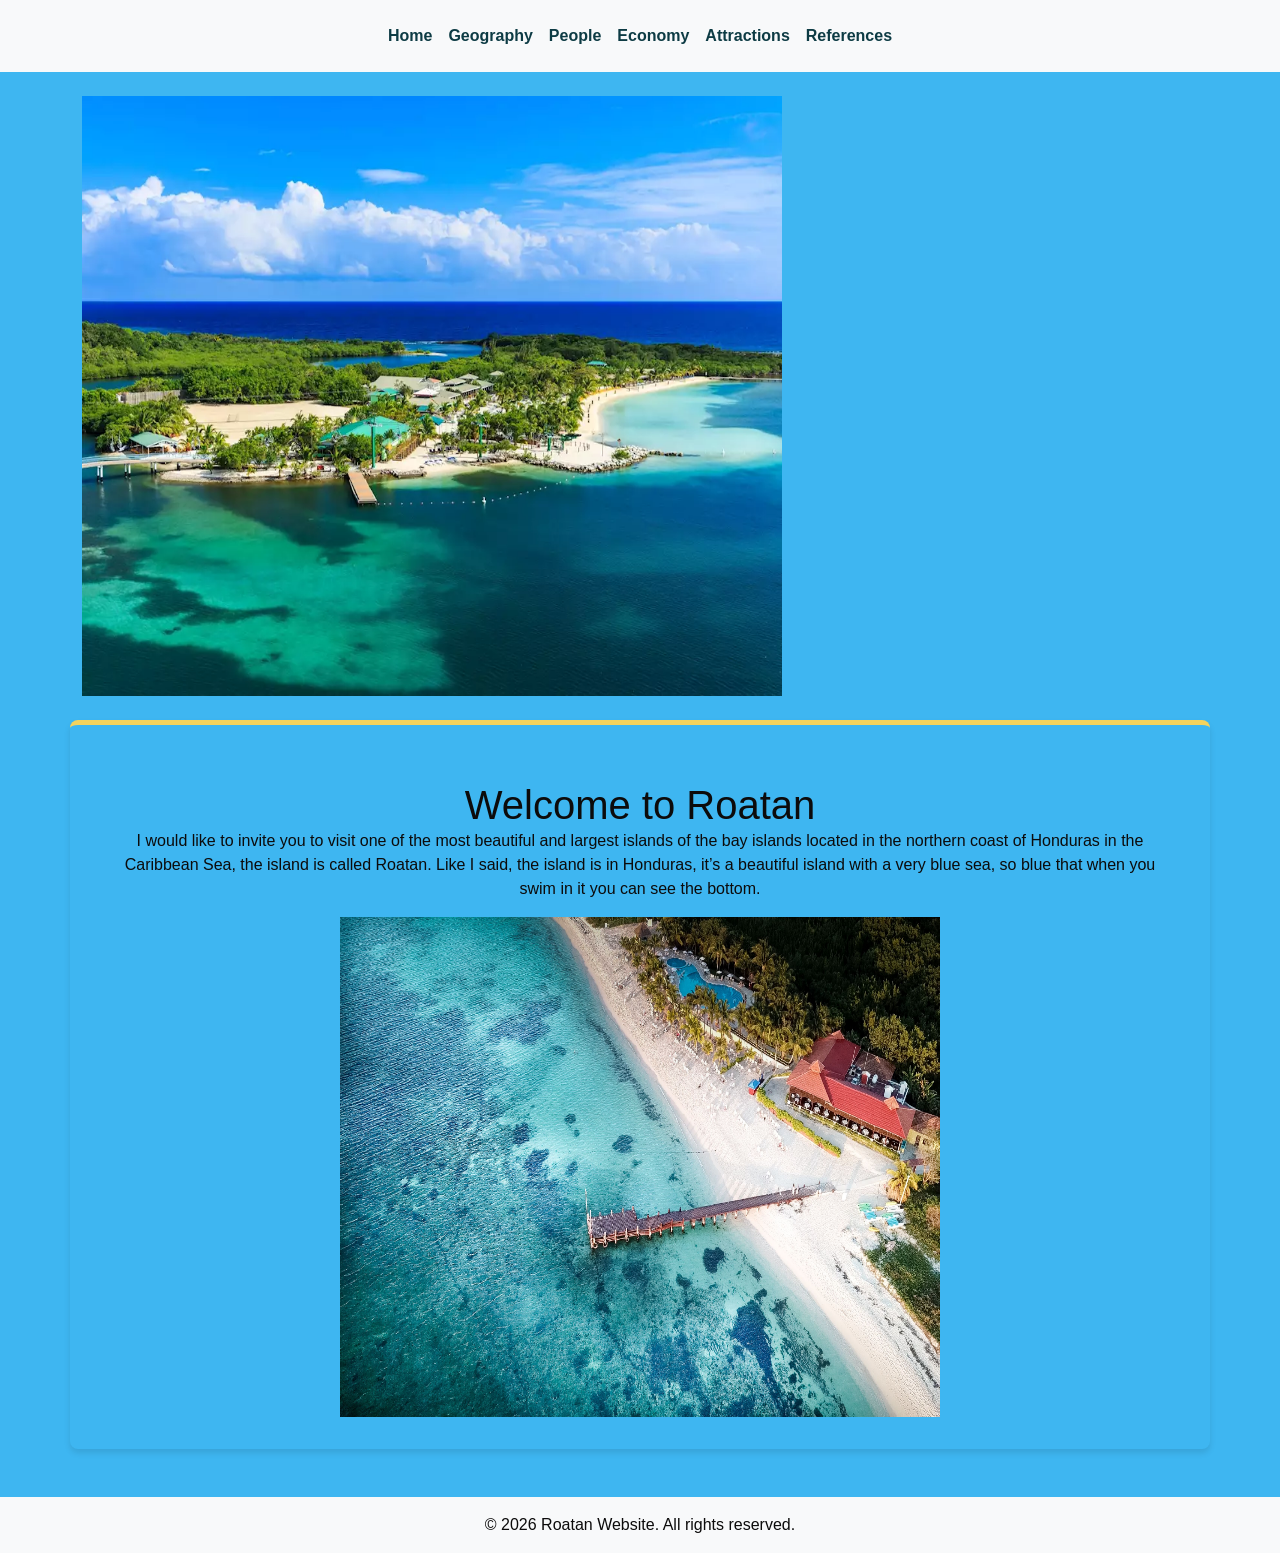
<file: index.html>
<!DOCTYPE html>
<html lang="en">

<head>
    <meta charset="UTF-8">
    <meta name="viewport" content="width=device-width, initial-scale=1.0">
    <title>Roatan</title>

    <!-- Latest compiled and minified CSS -->
    <link href="https://cdn.jsdelivr.net/npm/bootstrap@5.3.8/dist/css/bootstrap.min.css" rel="stylesheet">

    <!-- Latest compiled JavaScript -->
    <script src="https://cdn.jsdelivr.net/npm/bootstrap@5.3.8/dist/js/bootstrap.bundle.min.js"></script>

    <!-- The css goes here -->
    <link rel="stylesheet" href="css/style.css">

</head>

<body>

    <!-- Navbar goes here along with a logo -->
    <nav class="navbar navbar-expand-sm navbar-dark bg-light">

        <div class="container-fluid justify-content-around">
            <!-- Links -->
            <ul class="navbar-nav flex-row flex-warp justify-content-center">
                <li class="nav-item">
                    <a class="nav-link" href="index.html">Home</a>
                </li>
                <li class="nav-item">
                    <a class="nav-link" href="geography.html">Geography</a>
                </li>
                <li class="nav-item">
                    <a class="nav-link" href="people.html">People</a>
                </li>
                <li class="nav-item">
                    <a class="nav-link" href="economy.html">Economy</a>
                </li>
                <li class="nav-item">
                    <a class="nav-link" href="attractions.html">Attractions</a>
                </li>
                <li class="nav-item">
                    <a class="nav-link" href="references.html">References</a>
                </li>
            </ul>
        </div>

    </nav>

    <!-- The main content goes here -->
    <div class="container my-4">
        <img src="Images/16017505-roatn-island-honduras.webp" width="700" height="600" alt="Roatan logo">
    </div>

    <main class="container my-5">
        <section class="row justify-content-center g-4">
            <div class="col-lg-12 col-lg-10">
                <div class="card-body">
                    <h1 class="card-title">Welcome to Roatan</h1>
                    <p class="card-text">I would like to invite you to visit one of the most beautiful and largest
                        islands of the bay islands located in the northern coast of Honduras in the Caribbean Sea,
                        the
                        island is called Roatan. Like I said, the island is in Honduras, it’s a beautiful island
                        with a
                        very blue sea, so blue that when you swim in it you can see the bottom.</p>
                    <img src="Images/pexels-lrm-exterior-299303-871488.jpg" width="600" height="500" alt="Roatan Beach">
                </div>
            </div>
        </section>
    </main>

    <!-- Place the footer in here -->
    <footer class="bg-light text-center">
        <div class="container">
            © 2026 Roatan Website. All rights reserved.
        </div>
    </footer>

</body>

</html>
</file>
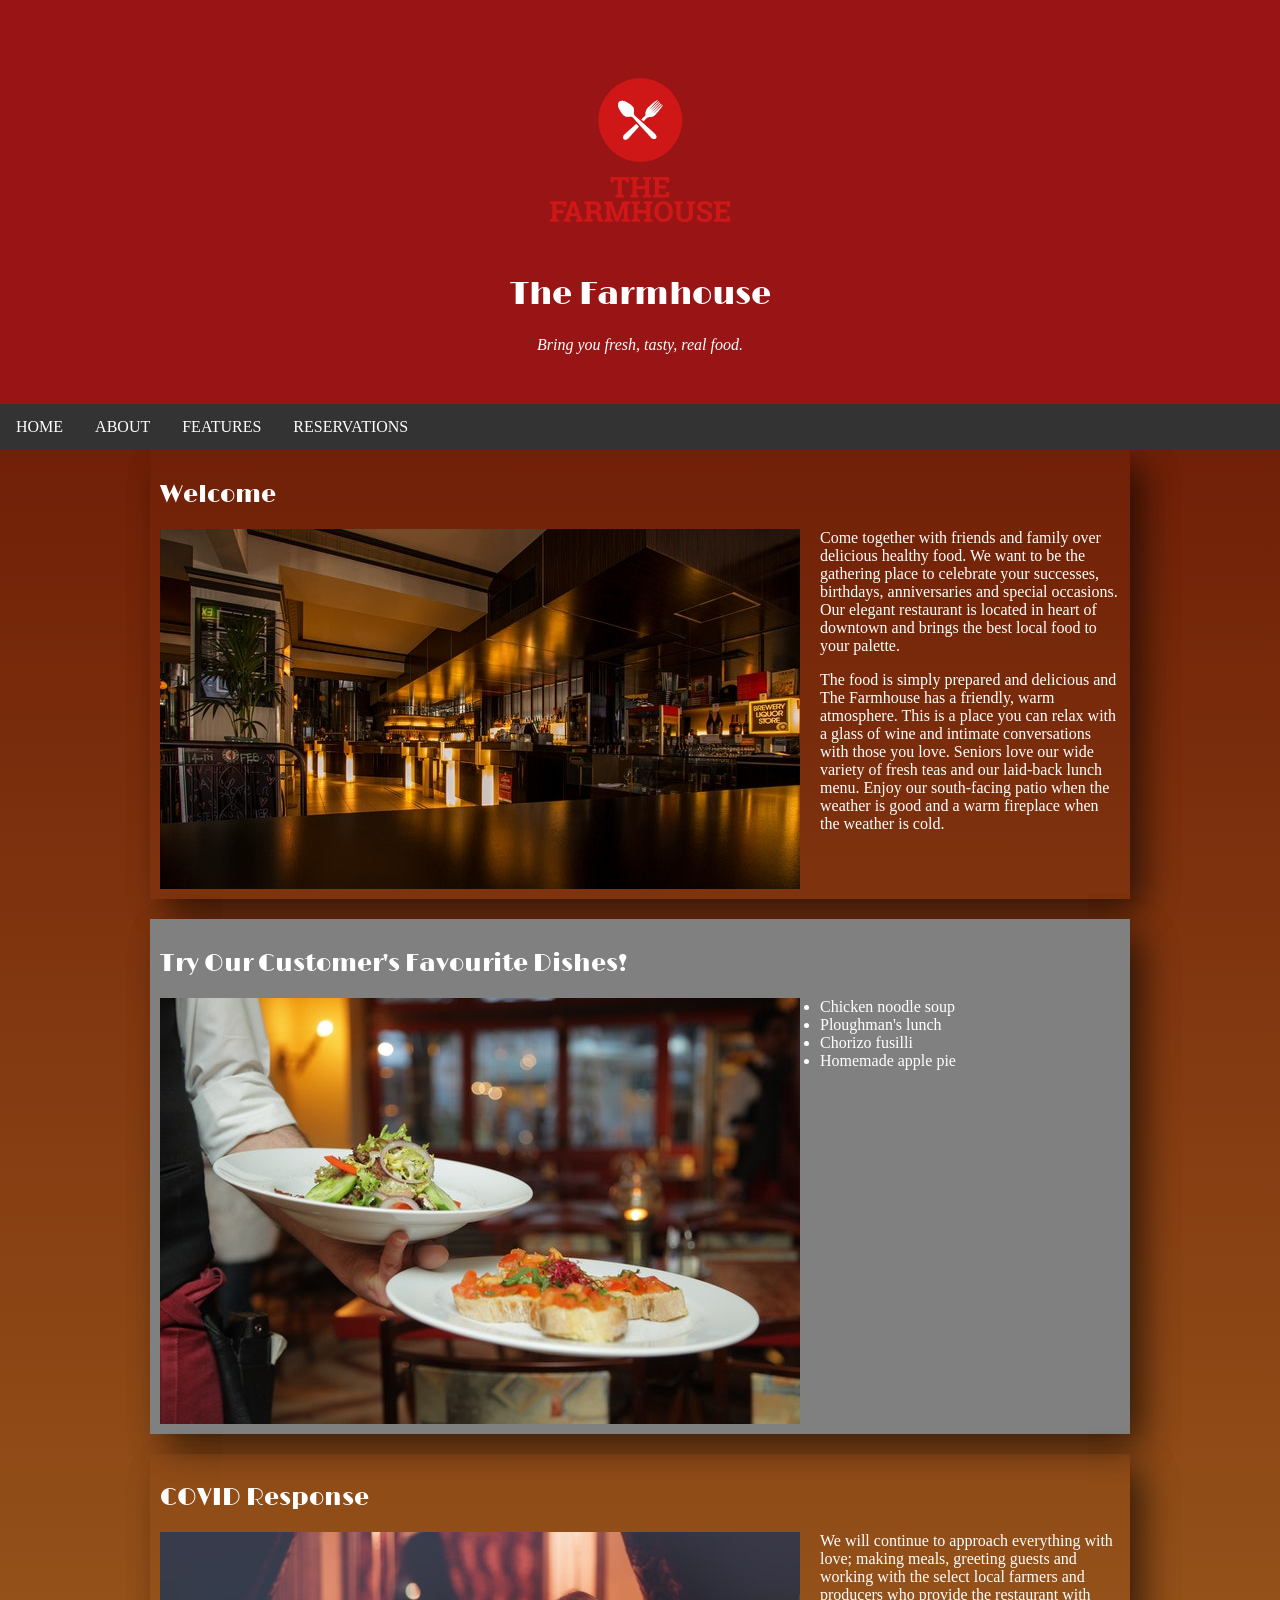
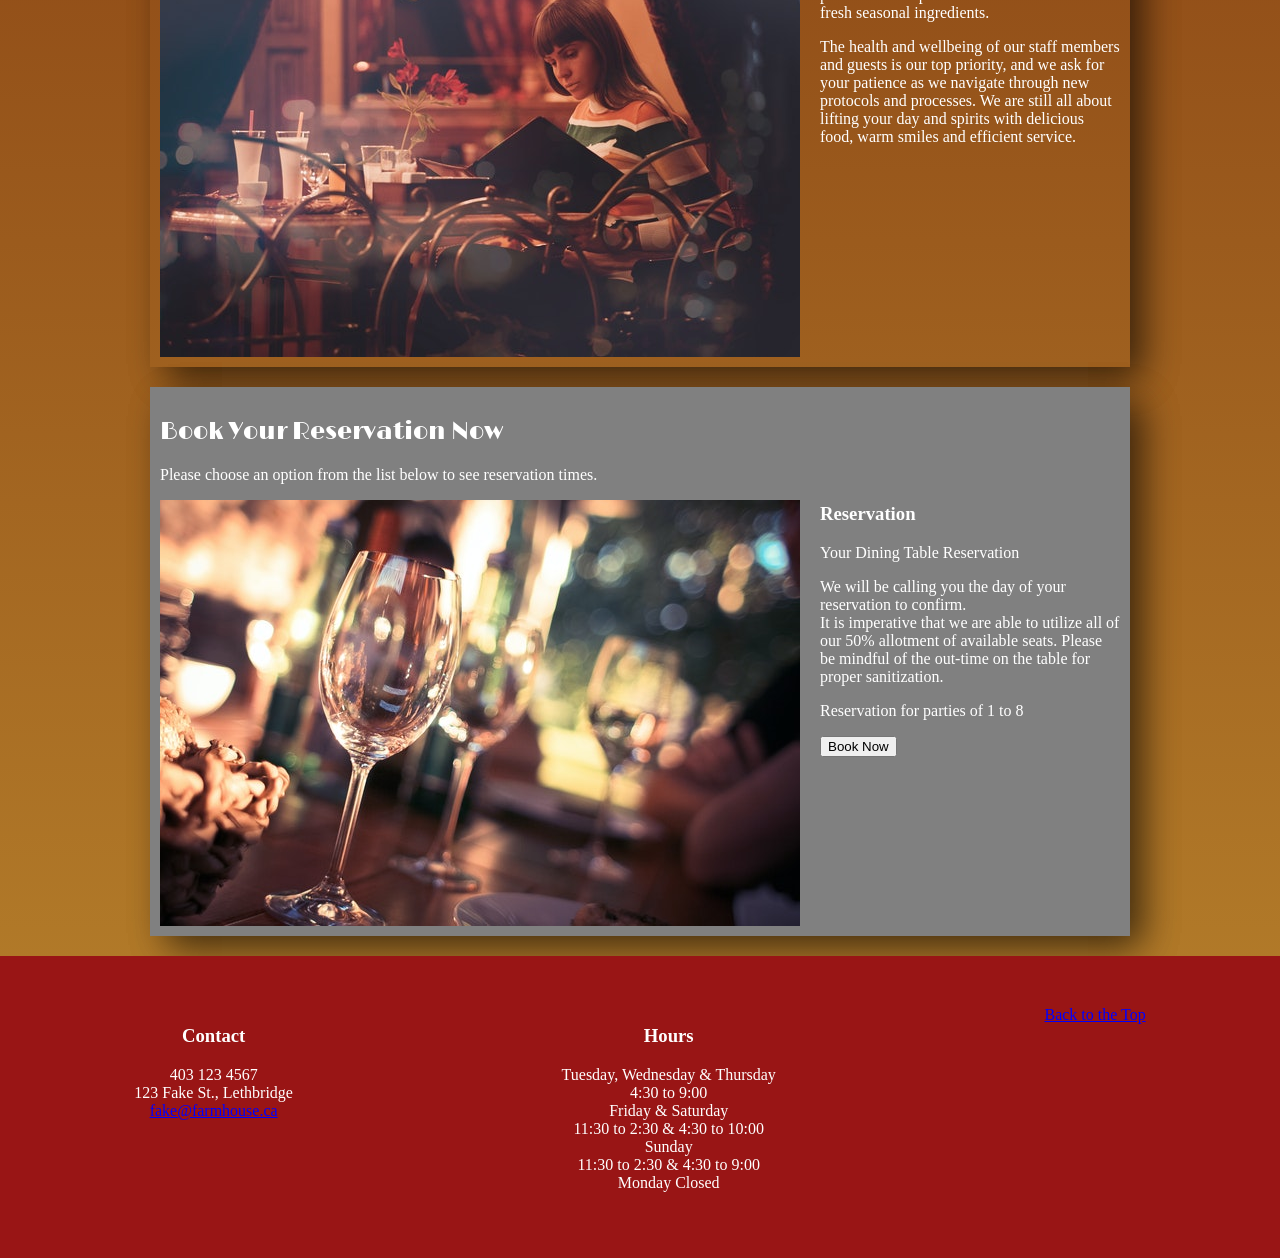
<file: 2_farmhouseStyling/index.html>
<!DOCTYPE html>
<html lang="en">

<head>
    <meta charset="UTF-8">
    <meta name="viewport" content="width=device-width, initial-scale=1.0">
    <title>The Farmhouse</title>

    <link href="css/farmstyle.css" rel="stylesheet">

</head>

<body>
    <!-----header area that tells people where they are--------------->
    <header>

        <!-- logo goes here -->
        <img src="images/logoFarmhouse.png" title="The Farmhouse" alt="The Farmhouse">

        <h1>The Farmhouse</h1>

        <i>Bring you fresh, tasty, real food.</i>

    </header>



    <!-----------------------navigation---------------------------->
    <nav>
        <ul>
            <li><a href="#">HOME</a> </li>
            <li><a href="#about">ABOUT</a></li>
            <li><a href="#features">FEATURES</a></li>
            <li><a href="#reservations">RESERVATIONS</a></li>
        </ul>
    </nav>


    <!------------------------about-------------------------------->
    <section id="about" class="bg-brown">

        <h2>Welcome</h2>

        <img src="images/inside.jpg" title="Our elegant setting" alt="Our rustic setting">

        <p>Come together with friends and family over delicious healthy food. We want to be the gathering place to
            celebrate your successes, birthdays, anniversaries and special occasions. Our elegant restaurant is located
            in heart of downtown and brings the best local food to your palette.</p>


        <p>The food is simply prepared and delicious and The Farmhouse has a friendly, warm atmosphere. This is a place
            you can relax with a glass of wine and intimate conversations with those you love. Seniors love our wide
            variety of fresh teas and our laid-back lunch menu. Enjoy our south-facing patio when the weather is good
            and a warm fireplace when the weather is cold. </p>

    </section>



    <!-----------------------Features---------------------------->
    <section id="features" class="bg-dark">

        <h2>Try Our Customer's Favourite Dishes!</h2>

        <img src="images/food.jpg" alt="Our best food">

        <ul>
            <li>Chicken noodle soup</li>
            <li>Ploughman's lunch</li>
            <li>Chorizo fusilli</li>
            <li>Homemade apple pie</li>
        </ul>

    </section>
    <!-----------------------Health---------------------------->

    <section class="bg-brown">
        <h2>COVID Response</h2>

        <img src="images/diner.jpg" alt="Feel safe and secure">

        <p>We will continue to approach everything with love; making meals, greeting guests and working with the select
            local farmers and producers who provide the restaurant with fresh seasonal ingredients.</p>

        <p>The health and wellbeing of our staff members and guests is our top priority, and we ask for your patience as
            we navigate through new protocols and processes. We are still all about lifting your day and spirits with
            delicious food, warm smiles and efficient service. </p>

    </section>


    <!-----------------------Reservations---------------------------->
    <section id="reservations" class="bg-dark">

        <h2>Book Your Reservation Now</h2>

        <p>Please choose an option from the list below to see reservation times. </p>

        <img src="images/wine.jpg" alt="Dine with us">

        <h3>Reservation</h3>

        <p>Your Dining Table Reservation</p>
        <p>We will be calling you the day of your reservation to confirm. <br>
            It is imperative that we are able to utilize all of our 50% allotment of available seats. Please be mindful
            of the out-time on the table for proper sanitization. </p>
        <p>Reservation for parties of 1 to 8</p>
        <button>Book Now</button>


    </section>


    <!-----------------------Footer---------------------------->
    <footer>
        <div class="container">
            <div>
                <h3>Contact</h3>
                <p>403 123 4567<br>
                    123 Fake St., Lethbridge<br>
                    <a href="mailto:noone@gmail.com">fake@farmhouse.ca</a>
                </p>
            </div>
            <div>
                <h3>Hours</h3>
                <p>Tuesday, Wednesday &amp; Thursday <br>
                    4:30 to 9:00<br>
                    Friday &amp; Saturday <br>
                    11:30 to 2:30 &amp; 4:30 to 10:00<br>
                    Sunday <br>
                    11:30 to 2:30 &amp; 4:30 to 9:00<br>
                    Monday Closed
                </p>
            </div>
            <div><a href="#">Back to the Top</a>
            </div>

        </div>
    </footer>

</body>

</html>
</file>
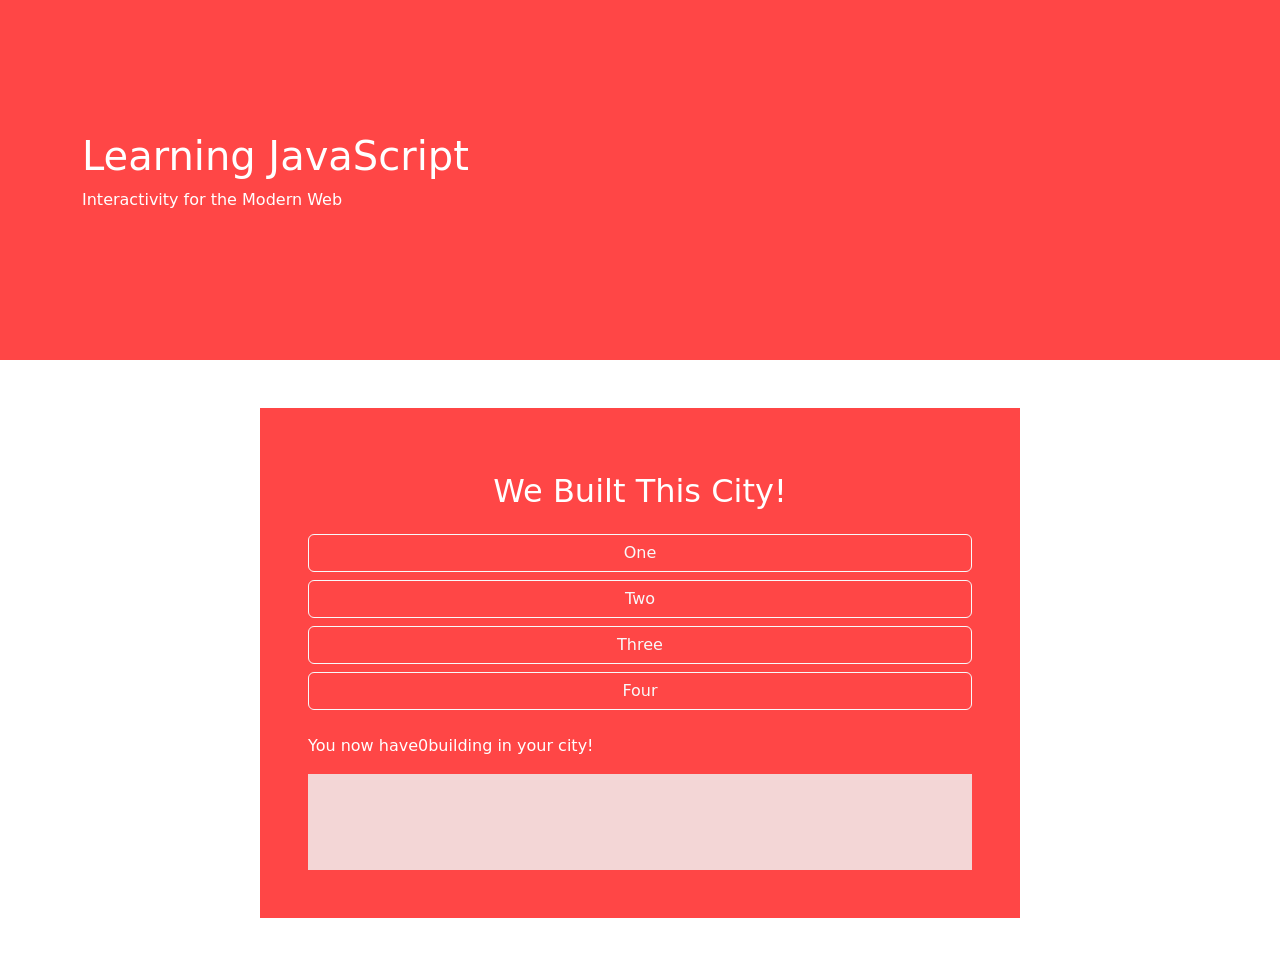
<file: buttonClickCity/index.html>
<!DOCTYPE html>
<html lang="en">

<head>
    <meta charset="UTF-8">
    <meta http-equiv="X-UA-Compatible" content="IE=edge">
    <meta name="viewport" content="width=device-width, initial-scale=1.0">

    <title>Intro to Javascript</title>

    <!-- Latest compiled and minified CSS -->
    <link href="https://cdn.jsdelivr.net/npm/bootstrap@5.3.3/dist/css/bootstrap.min.css" rel="stylesheet">

    <!-- My CSS -->
    <link rel="stylesheet" href="css/build.css">

    <!-- Latest compiled JavaScript -->
    <script src="https://cdn.jsdelivr.net/npm/bootstrap@5.3.3/dist/js/bootstrap.bundle.min.js"></script>

</head>

<body>

    <!----------------------------- Header -------------------------------------------->
    <header class="bg-main">
        <div class="container">
            <div class="row align-items-center customHeight">
                <div class="col-sm-6 text-white">
                    <h1>Learning JavaScript</h1>
                    <p>Interactivity for the Modern Web</p>
                </div>
            </div>
        </div>
    </header>

    <section>
        <div class="container py-5">
            <div class="row">
                <div id="column1" class="col-sm-8 mx-auto bg-main p-5 text-white">
                    <!---------------------The column where things will change!----------------------->
                    <h2 class="text-center py-3">We Built This City!</h2>

                    <!-- Form with only a button that will call a Javascript function -->
                    <form onsubmit="addBuilding1(event)">
                        <button type="submit" class="btn btn-outline-light w-100 mb-2">One</button>
                    </form>

                    <!-- Form with only a button that will call a different Javascript function -->
                    <form onsubmit="addBuilding2(event)">
                        <button type="submit" class="btn btn-outline-light w-100 mb-2">Two</button>
                    </form>

                    <!-- Form with only a button that will call a third Javascript function -->
                    <form onsubmit="addBuilding3(event)">
                        <button type="submit" class="btn btn-outline-light w-100 mb-2">Three</button>
                    </form>

                    <!-- Form with a button that will call a Fourth Javascript function -->
                    <form onsubmit="addBuilding4(event)">
                        <button type="submit" class="btn btn-outline-light w-100 mb-2">Four</button>
                    </form>


                    <!-- Div that will display a message about how many buildings the user put into the city -->
                    <div id="city" class="my-3"> </div>

                    <!-- Div that will display the buildings the user put into the city -->
                    <div id="cityGraphic" class="bg_city p-5"></div>

                </div>

            </div>
        </div>
    </section>


    <!---------------------Your Custom Javascript----------------------->
    <script src="js/build.js"></script>

</body>

</html>
</file>
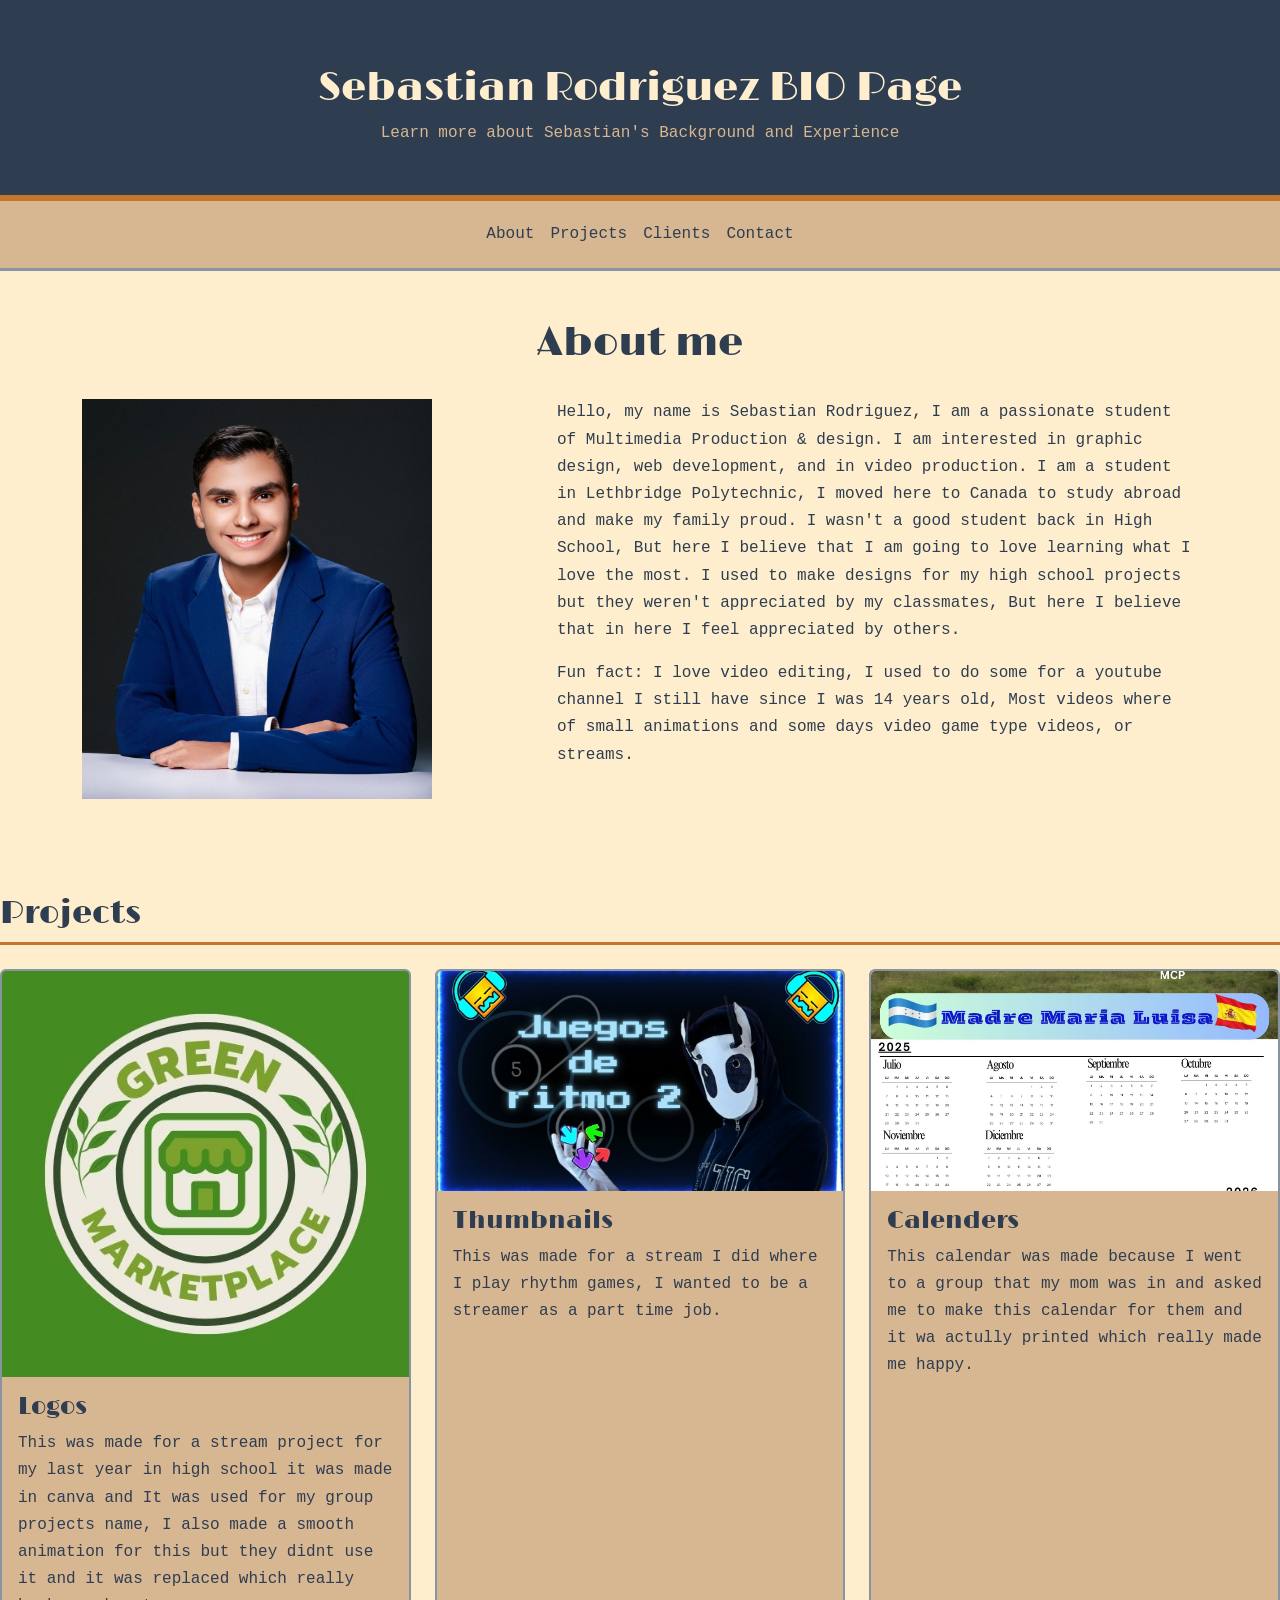
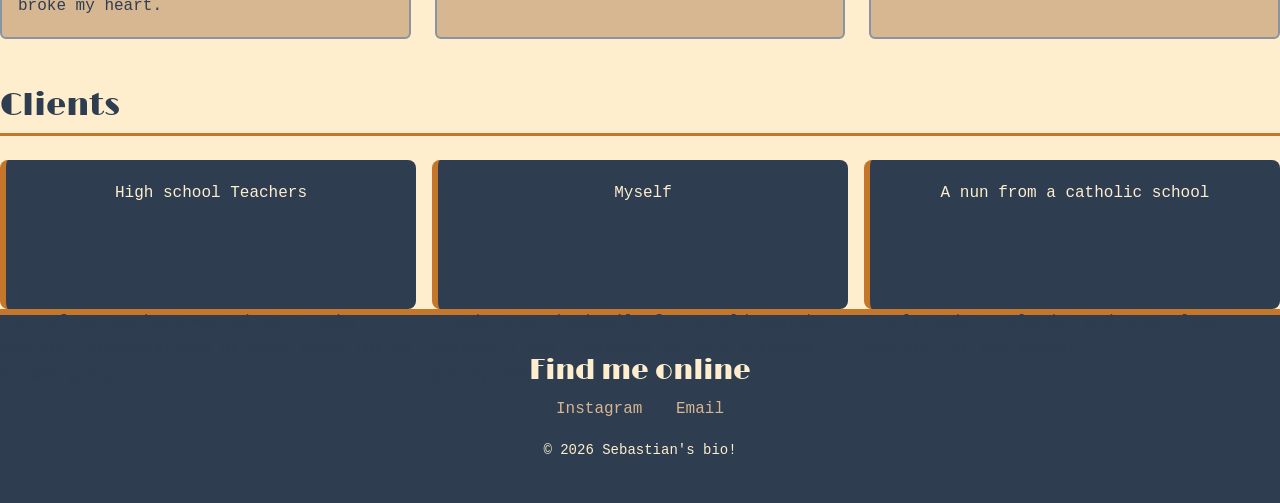
<file: MySite/index.html>
<!DOCTYPE html>
<html lang="en">

<head>
    <meta charset="UTF-8">
    <meta name="viewport" content="width=device-width, initial-scale=1.0">
    <title>Sebastian's BIO
    </title>

    <!-- Bootstrap CSS -->
    <link href="https://cdn.jsdelivr.net/npm/bootstrap@5.3.8/dist/css/bootstrap.min.css" rel="stylesheet">

    <!-- Fonts -->
    <link
        href="https://fonts.googleapis.com/css2?family=Limelight&family=Playfair+Display:ital,wght@0,400..900;1,400..900&family=Roboto:ital,wght@0,100..900;1,100..900&display=swap"
        rel="stylesheet">

    <!-- css goes here -->
    <link href="css/custom.css" rel="stylesheet">

    <!-- Latest compiled JavaScript -->
    <script src="https://cdn.jsdelivr.net/npm/bootstrap@5.3.8/dist/js/bootstrap.bundle.min.js"></script>

</head>

<body>

    <!--------------------- Header ----------------------->
    <header class="site-header text-center">
        <div class="container">
            <h1>Sebastian Rodriguez BIO Page</h1>
            <p>Learn more about Sebastian's Background and Experience</p>
        </div>
    </header>

    <!--------------- NAV ------------------------->
    <nav class="navbar navbar-expand-sm site-nav sticky-top" aria-label="Main navigation">
        <div class="container">
            <button class="navbar-toggler" type="button" data-bs-toggle="collapse" data-bs-target="#navLinks"
                aria-controls="navLinks" aria-expanded="false" aria-label="Toggle navigation">
                <span class="navbar-toggler-icon"></span>
            </button>
            <div class="collapse navbar-collapse justify-content-center" id="navLinks">
                <ul class="navbar-nav">
                    <li class="nav-item"><a class="nav-link" href="#about">About</a></li>
                    <li class="nav-item"><a class="nav-link" href="#projects">Projects</a></li>
                    <li class="nav-item"><a class="nav-link" href="#clients">Clients</a></li>
                    <li class="nav-item"><a class="nav-link" href="#contact">Contact</a></li>
                </ul>
            </div>
        </div>
    </nav>

    <main class="container py-5">

        <!------------ PORTFOLIO HEADER 2 + PHOTO + PARAGRAPH --------------->
        <section id="about">
            <h2 class="section-title text-center text-md-middle">About me</h2>
            <div class="row align--text-center g-4">
                <div class="col-12 col-md-5">
                    <!-- Replace src with your own photo -->
                    <img src="Images/Sebastian Image.jpeg" width="350" height="400" alt="Self-portrait">

                </div>
                <div class="col-12 col-md-7">
                    <p>
                        Hello, my name is Sebastian Rodriguez, I am a passionate student of Multimedia Production &
                        design. I am interested in graphic design, web development, and in video production. I am a
                        student in Lethbridge Polytechnic, I moved here to Canada to study abroad and make my family
                        proud. I wasn't a good student back in High School, But here I believe that I am going to love
                        learning what I love the most. I used to make designs for my high school projects but they
                        weren't appreciated by my classmates, But here I believe that in here I feel appreciated by
                        others.
                    </p>
                    <p class="mb-0">
                        Fun fact: I love video editing, I used to do some for a youtube channel I still have since I was
                        14 years old, Most videos where of small animations and some days video game type videos, or
                        streams.
                    </p>
                </div>
            </div>
        </section>
    </main>

    <!---------------- SUBHEAD + PROJECTS ---------------->
    <section id="projects" class="mt-5">
        <h3 class="subhead">Projects</h3>
        <div class="row g-4">
            <div class="col-12 col-md-4">
                <div class="card project-card h-100">
                    <img src="Images/Green Marketplace App logo.jpg" alt="Project 1">
                    <div class="card-body">
                        <h4 class="card-title">Logos</h4>
                        <p class="card-text">This was made for a stream project for my last year in high school it was
                            made in canva and It was used for my group projects name, I also made a smooth animation for
                            this but they didnt use it and it was replaced which really broke my heart.</p>
                    </div>
                </div>
            </div>
            <div class="col-12 col-md-4">
                <div class="card project-card h-100">
                    <img src="Images/Jugando juegos de ritmo 2.jpg" class="card-img-top" alt="Project 2">
                    <div class="card-body">
                        <h4 class="card-title">Thumbnails</h4>
                        <p class="card-text">This was made for a stream I did where I play rhythm games, I wanted to be
                            a streamer as a part time job.</p>
                    </div>
                </div>
            </div>
            <div class="col-12 col-md-4">
                <div class="card project-card h-100">
                    <img src="Images/Calender.jpg" class="card-img-top" alt="Project 3">
                    <div class="card-body">
                        <h4 class="card-title">Calenders</h4>
                        <p class="card-text">This calendar was made because I went to a group that my mom was in and
                            asked me to make this calendar for them and it wa actully printed which really made me
                            happy.</p>
                    </div>
                </div>
            </div>
        </div>
    </section>

    <!------------ SUBHEAD + LIST OF CLIENTS ------------>
    <section id="clients" class="mt-5">
        <h3 class="subhead">Clients</h3>
        <div class="row g-3 client-row">
            <div class="col-12 col-md-4">
                <div class="client-item">High school Teachers</div>
                <p class="mb-0">Most of my teachers wanted us to make posters, presentations or even logos for my stream
                    group.</p>
            </div>
            <div class="col-12 col-md-4">
                <div class="client-item">Myself</div>
                <p class="mb-0">I made some thumbnails for an old youtube channel i had I wantedd to be a streamer and
                    my made this cool thumbnail.</p>
            </div>
            <div class="col-12 col-md-4">
                <div class="client-item">A nun from a catholic school</div>
                <p class="mb-0">I only made a calendar and some class posters for the school.</p>
            </div>
        </div>
    </section>


    <!------------- FOOTER WITH SOCIAL LINKS ------------>
    <footer id="contact" class="site-footer text-center">
        <div class="container">
            <h3 class="footer-title">Find me online</h3>
            <ul class="list-inline social-links">
                <li class="list-inline-item"><a
                        href="https://www.instagram.com/sayproz_white?obrf=a2U0MmtsOWgwbmJx">Instagram</a></li>
                <li class="list-inline-item"><a href="sj863422@gmail.com">Email</a></li>
            </ul>
            <p class="small mb-0">&copy; 2026 Sebastian's bio!</p>
        </div>
    </footer>

    <!-- Bootstrap JS (needed for the mobile nav toggle) -->
    <script src="https://cdn.jsdelivr.net/npm/bootstrap@5.3.3/dist/js/bootstrap.bundle.min.js"></script>

</body>

</html>
</file>
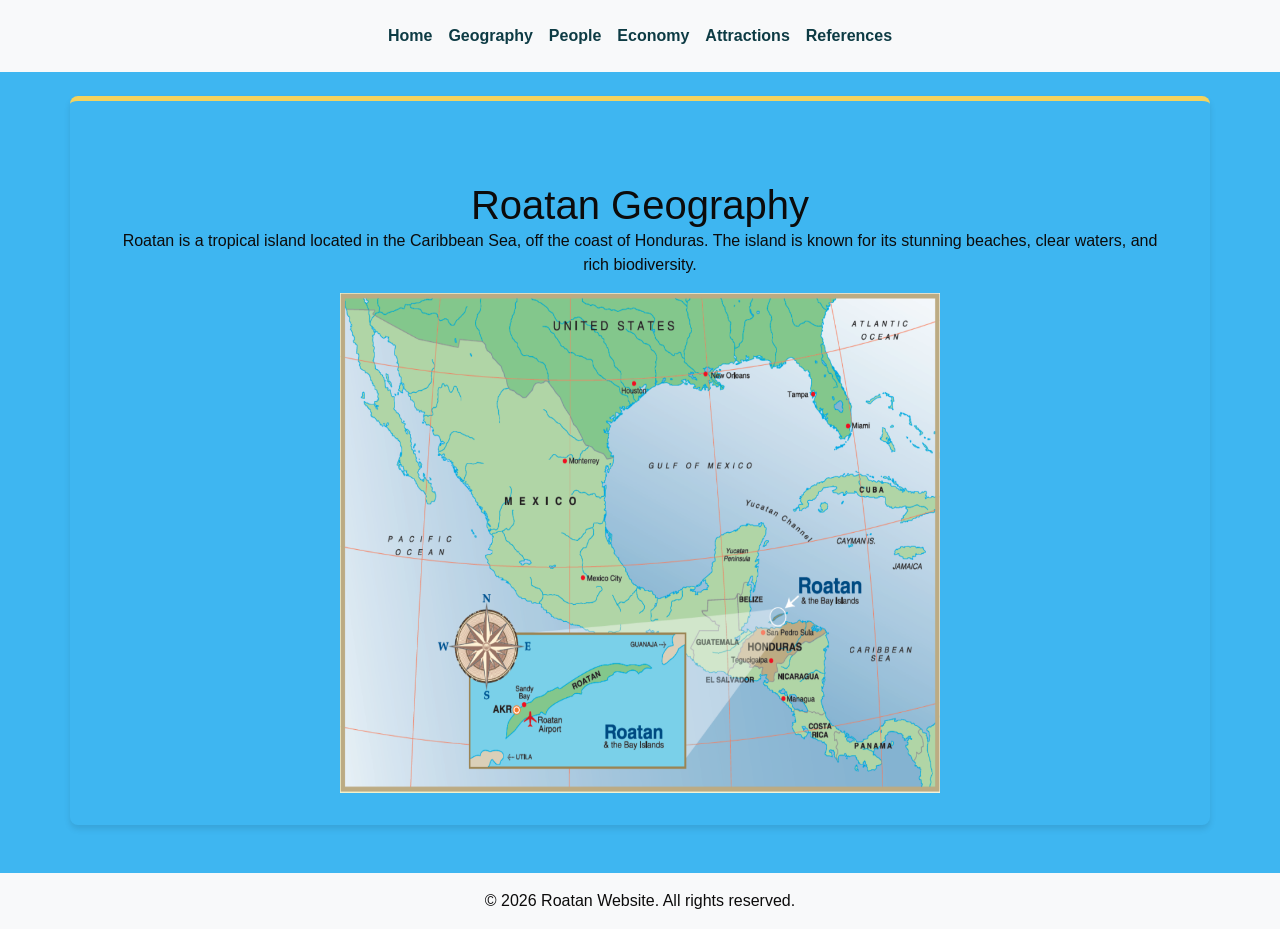
<file: geography.html>
<!DOCTYPE html>
<html lang="en">

<head>
    <meta charset="UTF-8">
    <meta name="viewport" content="width=device-width, initial-scale=1.0">
    <title>Roatan</title>

    <!-- Latest compiled and minified CSS -->
    <link href="https://cdn.jsdelivr.net/npm/bootstrap@5.3.8/dist/css/bootstrap.min.css" rel="stylesheet">

    <!-- Latest compiled JavaScript -->
    <script src="https://cdn.jsdelivr.net/npm/bootstrap@5.3.8/dist/js/bootstrap.bundle.min.js"></script>

    <!-- The css goes here -->
    <link rel="stylesheet" href="css/style.css">

</head>

<body>

    <!-- Navbar goes here along with a logo -->
    <nav class="navbar navbar-expand-sm navbar-dark bg-light">

        <div class="container-fluid justify-content-center">
            <!-- Links -->
            <ul class="navbar-nav flex-row flex-warp justify-content-center">
                <li class="nav-item">
                    <a class="nav-link" href="index.html">Home</a>
                </li>
                <li class="nav-item">
                    <a class="nav-link" href="geography.html">Geography</a>
                </li>
                <li class="nav-item">
                    <a class="nav-link" href="people.html">People</a>
                </li>
                <li class="nav-item">
                    <a class="nav-link" href="economy.html">Economy</a>
                </li>
                <li class="nav-item">
                    <a class="nav-link" href="attractions.html">Attractions</a>
                </li>
                <li class="nav-item">
                    <a class="nav-link" href="references.html">References</a>
                </li>
            </ul>
        </div>

    </nav>

    <!-- The main content goes here -->
    <div class="container my-4"></div>

    <main class="container my-5">
        <section class="row justify-content-center g-4">
            <div class="col-lg-12 col-lg-10">
                <img <div class="card-body">
                <h1 class="card-title">Roatan Geography</h1>
                <p class="card-text">Roatan is a tropical island located in the Caribbean Sea, off the coast of
                    Honduras. The island is known for its stunning beaches, clear waters, and rich biodiversity.</p>
                <img src="Images/Roatan-Map-1024x736.png" width="600" height="500" alt="Roatan Map">
            </div>
        </section>
    </main>

    <!-- Place the footer in here -->
    <footer class="bg-light text-center">
        <div class="container">
            © 2026 Roatan Website. All rights reserved.
        </div>
    </footer>

</body>

</html>
</file>
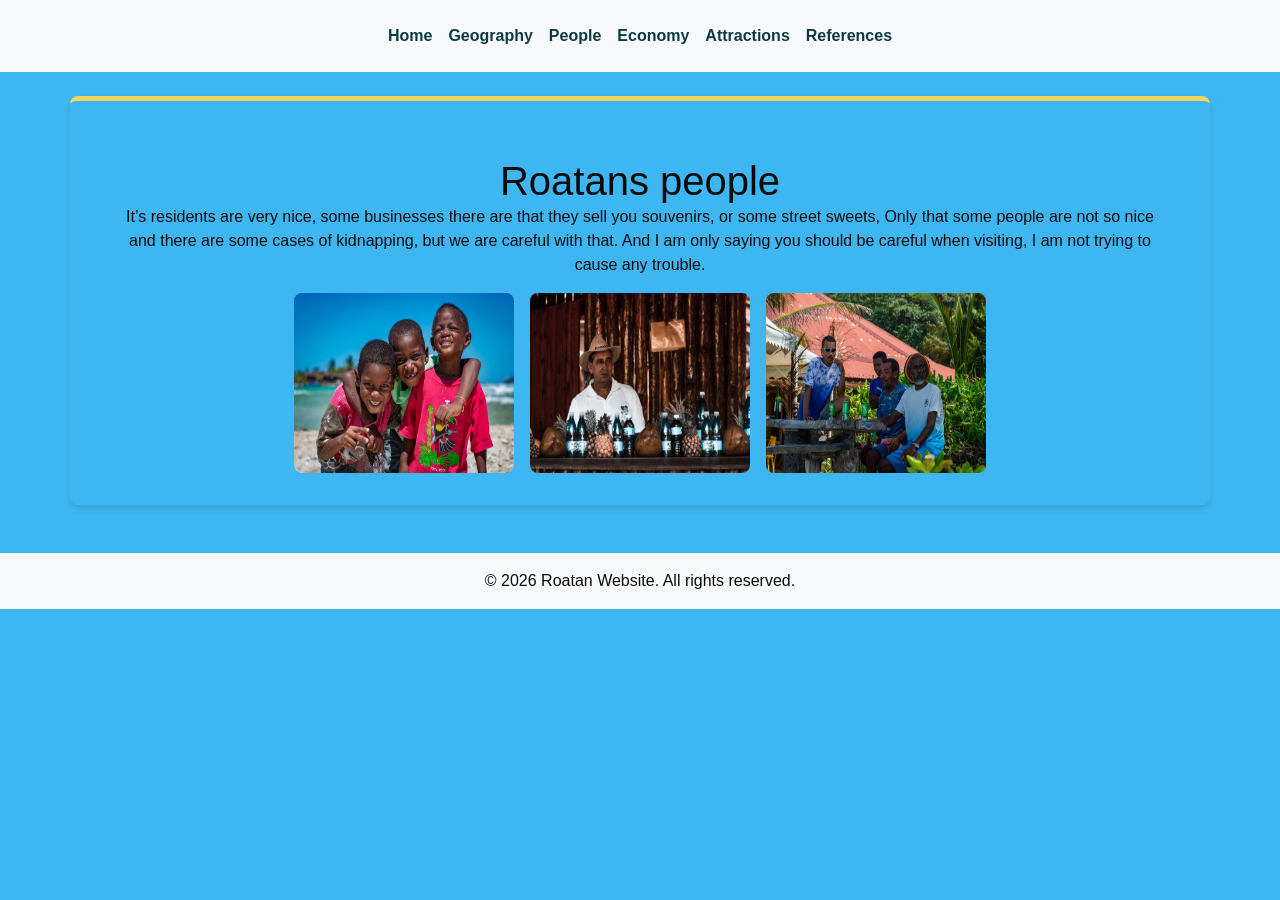
<file: people.html>
<!DOCTYPE html>
<html lang="en">

<head>
    <meta charset="UTF-8">
    <meta name="viewport" content="width=device-width, initial-scale=1.0">
    <title>Roatan</title>

    <!-- Latest compiled and minified CSS -->
    <link href="https://cdn.jsdelivr.net/npm/bootstrap@5.3.8/dist/css/bootstrap.min.css" rel="stylesheet">

    <!-- Latest compiled JavaScript -->
    <script src="https://cdn.jsdelivr.net/npm/bootstrap@5.3.8/dist/js/bootstrap.bundle.min.js"></script>

    <!-- The css goes here -->
    <link rel="stylesheet" href="css/style.css">

</head>

<body>

    <!-- Navbar goes here along with a logo -->
    <nav class="navbar navbar-expand-sm navbar-dark bg-light">

        <div class="container-fluid justify-content-center">
            <!-- Links -->
            <ul class="navbar-nav flex-row flex-warp justify-content-center">
                <li class="nav-item">
                    <a class="nav-link" href="index.html">Home</a>
                </li>
                <li class="nav-item">
                    <a class="nav-link" href="geography.html">Geography</a>
                </li>
                <li class="nav-item">
                    <a class="nav-link" href="people.html">People</a>
                </li>
                <li class="nav-item">
                    <a class="nav-link" href="economy.html">Economy</a>
                </li>
                <li class="nav-item">
                    <a class="nav-link" href="attractions.html">Attractions</a>
                </li>
                <li class="nav-item">
                    <a class="nav-link" href="references.html">References</a>
                </li>
            </ul>
        </div>

    </nav>

    <!-- The main content goes here -->
    <div class="container my-4"></div>

    <main class="container my-5">
        <section class="row justify-content-center g-4">
            <div class="col-lg-12 col-lg-10">
                <div class="card-body">
                    <h1 class="card-title">Roatans people</h1>
                    <p class="card-text">It’s residents are very nice, some businesses there are that they sell you
                        souvenirs, or some street sweets, Only that some people are not so nice and there are some cases
                        of kidnapping, but we are careful with that. And I am only saying you should be careful when
                        visiting, I am not trying to cause any trouble.</p>

                    <div class="gallery">
                        <img src="Images/pexels-jmendezrf-4000822.jpg" width="400" height="300" alt="Roatan People1">
                        <img src="Images/pexels-tkirkgoz-11358063.jpg" width="400" height="300" alt="Roatan People2">
                        <img src="Images/pexels-vika-glitter-392079-32544314.jpg" width="400" height="300"
                            alt="Roatan People3">
                    </div>
                </div>
            </div>
        </section>
    </main>

    <!-- Place the footer in here -->
    <footer class="bg-light text-center">
        <div class="container">
            © 2026 Roatan Website. All rights reserved.
        </div>
    </footer>

</body>

</html>
</file>
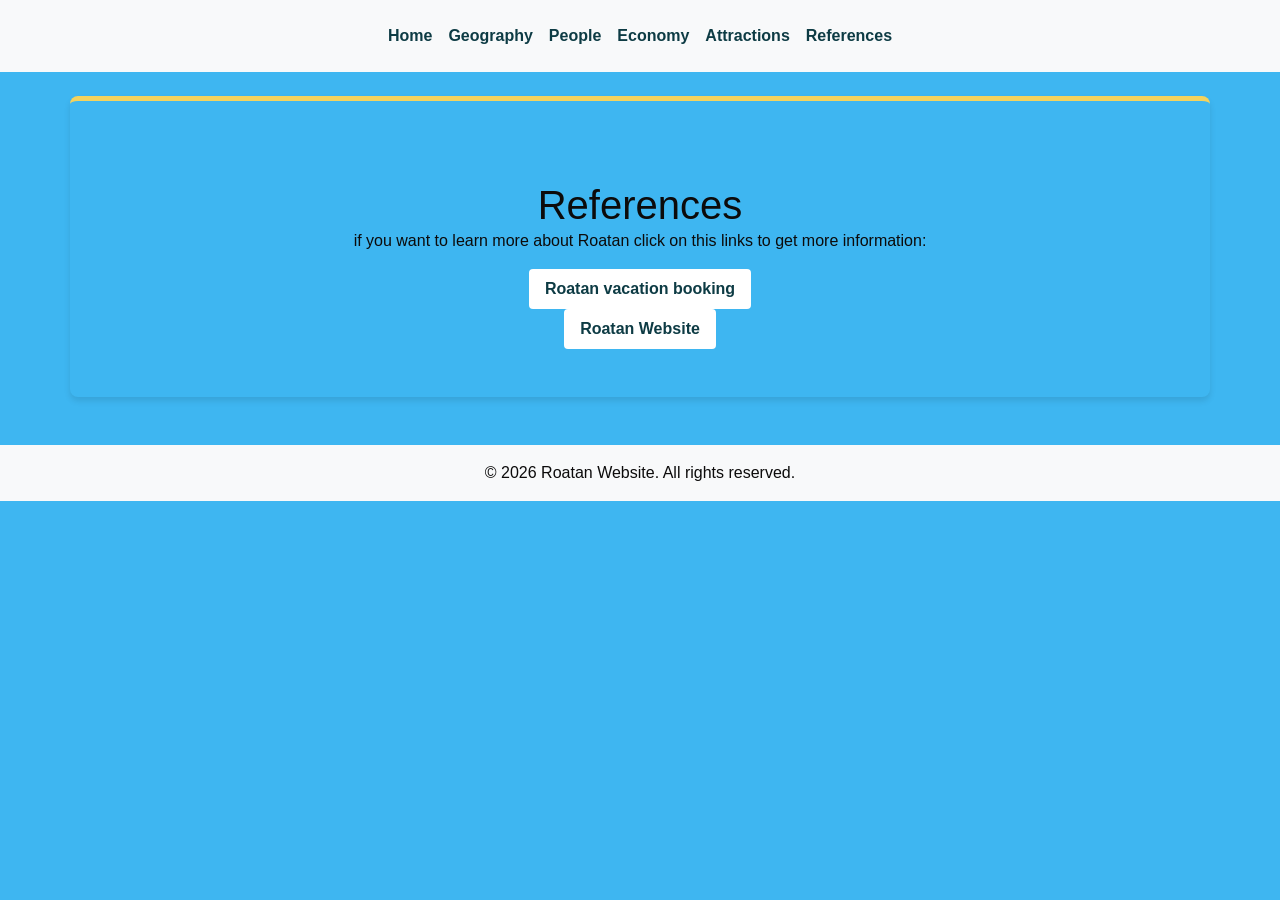
<file: references.html>
<!DOCTYPE html>
<html lang="en">

<head>
    <meta charset="UTF-8">
    <meta name="viewport" content="width=device-width, initial-scale=1.0">
    <title>Roatan</title>

    <!-- Latest compiled and minified CSS -->
    <link href="https://cdn.jsdelivr.net/npm/bootstrap@5.3.8/dist/css/bootstrap.min.css" rel="stylesheet">

    <!-- Latest compiled JavaScript -->
    <script src="https://cdn.jsdelivr.net/npm/bootstrap@5.3.8/dist/js/bootstrap.bundle.min.js"></script>

    <!-- The css goes here -->
    <link rel="stylesheet" href="css/style.css">

</head>

<body>

    <!-- Navbar goes here along with a logo -->
    <nav class="navbar navbar-expand-sm navbar-dark bg-light">

        <div class="container-fluid justify-content-center">
            <!-- Links -->
            <ul class="navbar-nav flex-row flex-wrap justify-content-center">
                <li class="nav-item">
                    <a class="nav-link" href="index.html">Home</a>
                </li>
                <li class="nav-item">
                    <a class="nav-link" href="geography.html">Geography</a>
                </li>
                <li class="nav-item">
                    <a class="nav-link" href="people.html">People</a>
                </li>
                <li class="nav-item">
                    <a class="nav-link" href="economy.html">Economy</a>
                </li>
                <li class="nav-item">
                    <a class="nav-link" href="attractions.html">Attractions</a>
                </li>
                <li class="nav-item">
                    <a class="nav-link" href="references.html">References</a>
                </li>
            </ul>
        </div>

    </nav>

    <!-- The main content goes here -->
    <div class="container my-4"></div>

    <main class="container my-5">
        <section class="row justify-content-center g-4">
            <div class="col-lg-12 col-lg-10">
                <img <div class="card-body">
                <h1 class="card-title">References</h1>
                <p class="card-text">if you want to learn more about Roatan click on this links to get more information:
                </p>
                <ul class="link-list">
                    <li><a href="https://roatantg.com/">Roatan vacation booking</a></li>
                    <li><a href="https://roatantourismbureau.com/">Roatan Website</a></li>
                </ul>
            </div>
        </section>
    </main>

    <!-- Place the footer in here -->
    <footer class="bg-light text-center">
        <div class="container">
            © 2026 Roatan Website. All rights reserved.
        </div>
    </footer>

</body>

</html>
</file>
<file: css/style.css>
/* 60-30-10 color scheme*/
:root {
    --bg-main: #3eb6f1;
    --primary-nav: #0d3b44;
    --secondary: #f4d35e;
    --text-color: #0c0b0b;
}

/*background text*/
body{
    background-color: var(--bg-main);
    color: var(--text-color);
    font-family: Arial, sans-serif;
}

/*navigation bar*/
.navbar {
    background-color: var(--primary-nav);
    padding: 1rem;
}

/*navigation links*/
.navbar .nav-link {
    color:#0d3b44;
    font-weight:600;
}

.navbar .nav-link:hover {
    color: var(--secondary);
}

footer{
    background-color: var(--primary-nav);
    color: var(--text-color);
    padding: 1rem;
    text-align: center;
}

/*Button8*/
.btn-primary {
    background-color: var(--secondary);
    border: none;
    color: var(--text-color);
    padding: 0.5rem 1rem;
    text-decoration: none;
    display: inline-block;
    font-size: 1rem;
    margin: 0.5rem 0;
    cursor: pointer;
}

/*Main centered*/
main{
    max-width: 900px;
    margin: 2rem auto;
    padding: 0 1.5rem;
    text-align: center;
}

section{
    margin-bottom: 2rem;
    padding: 2rem;
    border-radius: 8px;
    box-shadow: 0 4px 6px rgba(0, 0, 0, 0.1);
    /*I add a little of a tropical feel to this section*/
    border-top: 5px solid var(--secondary);
}

/*banner Image*/
.banner {
    display: block;
    width: 100%;
    height: 280%;
    border-radius: 8px;
    margin-bottom: 1rem;
}

/*Content image*/
.content-image {
    display: block;
    width: 100%;
    height: auto;
    border-radius: 8px;
    margin-bottom: 1rem;
}

.gallery {
    display: flex;
    flex-wrap: wrap;
    gap: 1rem;
    justify-content: center;
}

.gallery img {
    width: 220px;
    height: 180px;
    border-radius: 8px;
    transition: transform 0.3s ease;
}

/*Link list*/
.link-list {
    list-style-type: none;
    padding: 0;
    flex-direction: column;
    align-items: center;
    gap: 1.75rem;
}

.link-list a {
    display: inline-block;
    background-color: #ffffff;
    color: var(--primary-nav);
    padding: 0.5rem 1rem;
    text-decoration: none;
    font-weight: 600;
    border-radius: 4px;
}

.link-list a:hover {
    background-color: var(--secondary);
    color: var(--text-color);
}
</file>
<file: 2_farmhouseStyling/css/farmstyle.css>
/* AlWAYS import the fonts first so that you can use them later */
@import url('https://fonts.googleapis.com/css2?family=Limelight&family=Roboto:ital,wght@0,100..900;1,100..900&display=swap');

.limelight-regular, h1, h2 {
  font-family: "Limelight", sans-serif;
  font-weight: 400;
  font-style: normal;
}


.roboto-regular {
  font-family: "Roboto", sans-serif;
  font-optical-sizing: auto;
  font-weight: 400;
  font-style: normal;
  font-variation-settings:
    "wdth" 100;
}


header,footer{
    background-color: rgb(153, 21, 21);
    /* center align the text */
    text-align: center;
    /* add top and bottom padding */
    padding-top: 50px;
    padding-bottom: 50px;
    /* change the text color to white */
    color: white;
}

body{
    /* remove the default padding and margin */
    padding: 0;
    margin: 0;

    /* background colour */
    background: #630d00;
background: linear-gradient(180deg, rgba(99, 13, 0, 1) 0%, rgba(186, 134, 45, 1) 100%);
}

/* classes are reusable and can be added to many html tags */
.bg-dark{
    background-color: brown;
}

.bg-dark{
    background-color: gray;
}

section{
    /* max-width */
    max-width: 960px;
    /* centering the whole section */
    margin: auto;
    /* white text */
    color: white;
    /* add space inside the section */
    padding: 10px;
    /* add space after the section */
    margin-bottom: 20px;
    /* drop shadow */
    -webkit-box-shadow: 14px 13px 35px -4px rgba(0,0,0,0.4), 14px 13px 35px -4px rgba(0,0,0,0.4); 
    box-shadow: 14px 13px 35px -4px rgba(0,0,0,0.4), 14px 13px 35px -4px rgba(0,0,0,0.4);
    /* stop content from overflowing outside of the section */
    overflow: hidden;
}

/* float images to the left */
/* Only images inside of sections */
section img{
    float: left;
    margin-right: 20px;
}



/* *************************Navbar************************** */
nav ul {
  list-style-type: none;
  margin: 0;
  padding: 0;
  overflow: hidden;
  background-color: #333333;
}

nav ul li {
  float: left;
}

nav ul li a {
  display: block;
  color: white;
  text-align: center;
  /* t, r, b, l */
  /* t&b, r&l */
  padding: 14px 16px;
  /* removes the underline from links */
  text-decoration: none;
}


nav ul li a:hover {
  background-color: #111111;
}

nav{
    position: sticky;
    top: 0;
}

/* **************Style or regular thingas****************** */
a{
    color: blue;
}
a:hover{
    color: purple;
    text-decoration: none;
}

.container{
display: grid;
grid-template-columns: auto auto auto;
}
</file>
<file: buttonClickCity/css/build.css>
/* Class for setting height to 40% of the viewport */
.customHeight{
    height:40vh;
}
/* main background colour */
.bg-main{
    background-color: rgb(255, 70, 70);
}

/* background colour for behind the city */
.bg_city{
    background-color: rgb(243, 214, 214)
}
</file>
<file: MySite/css/custom.css>
/* ---------- Color palette ---------- */
:root {
  --navy:   #2E3D50;
  --slate:  #8894A1;
  --cream:  #FEEECD;
  --tan:    #D7B692;
  --orange: #C4762A;
}
 
/* ---------- Typography ---------- */
body {
  background: var(--cream);
  color: var(--navy);
  font-family: "Roboto Mono", monospace;   /* body */
  line-height: 1.7;
}
 
h1, h2, h3, h4 {
  font-family: "Limelight", cursive;       /* playful display headings */
  font-weight: 400;
}
 
/* ---------- Header ---------- */
.site-header {
  background: var(--navy);
  color: var(--cream);
  padding: 4rem 0 3rem;
  border-bottom: 6px solid var(--orange);
}
.site-header h1 { color: var(--cream); }
.site-header p  { color: var(--tan); margin-bottom: 0; }
 
/* ---------- Nav ---------- */
.site-nav {
  background: var(--tan);
  border-bottom: 3px solid var(--slate);
}
.site-nav .nav-link {
  color: var(--navy);
  font-weight: 500;
  padding: 0.75rem 1.25rem;
}
.site-nav .nav-link:hover,
.site-nav .nav-link:focus-visible {
  color: var(--cream);
  background: var(--navy);
}
.site-nav .navbar-toggler { border-color: var(--navy); }
 
/* ---------- Section headings ---------- */
.section-title {
  color: var(--navy);
  font-size: 2.5rem;
  margin-bottom: 2rem;
}
.subhead {
  color: var(--navy);
  font-size: 2rem;
  padding-bottom: 0.5rem;
  margin-bottom: 1.5rem;
  border-bottom: 3px solid var(--orange);
}
 
/* ---------- About ---------- */
.portrait {
  border: 5px solid var(--orange);
  border-radius: 0.5rem;
  width: 100%;
}
 
/* ---------- Projects ---------- */
.project-card {
  background: var(--tan);
  border: 2px solid var(--slate);
  color: var(--navy);
  overflow: hidden;
}
.project-card .card-img-top {
  height: 220px;
  object-fit: cover;          /* keeps all three images the same size */
}
.project-card .card-title { color: var(--navy); }
 
/* ---------- Clients (row of boxes) ---------- */
.client-item {
  background: var(--navy);
  color: var(--cream);
  border-left: 6px solid var(--orange);
  border-radius: 0.5rem;
  padding: 1.25rem 1rem;
  height: 100%;
  text-align: center;
  font-weight: 500;
}
 
/* ---------- Footer ---------- */
.site-footer {
  background: var(--navy);
  color: var(--cream);
  border-top: 6px solid var(--orange);
  padding: 2.5rem 0;
}
.footer-title { color: var(--cream); }
.social-links a {
  color: var(--tan);
  text-decoration: none;
  padding: 0 0.5rem;
}
.social-links a:hover,
.social-links a:focus-visible {
  color: var(--cream);
  text-decoration: underline;
}
 
/* ---------- Keyboard focus ---------- */
a:focus-visible { outline: 2px solid var(--orange); outline-offset: 2px; }
</file>
